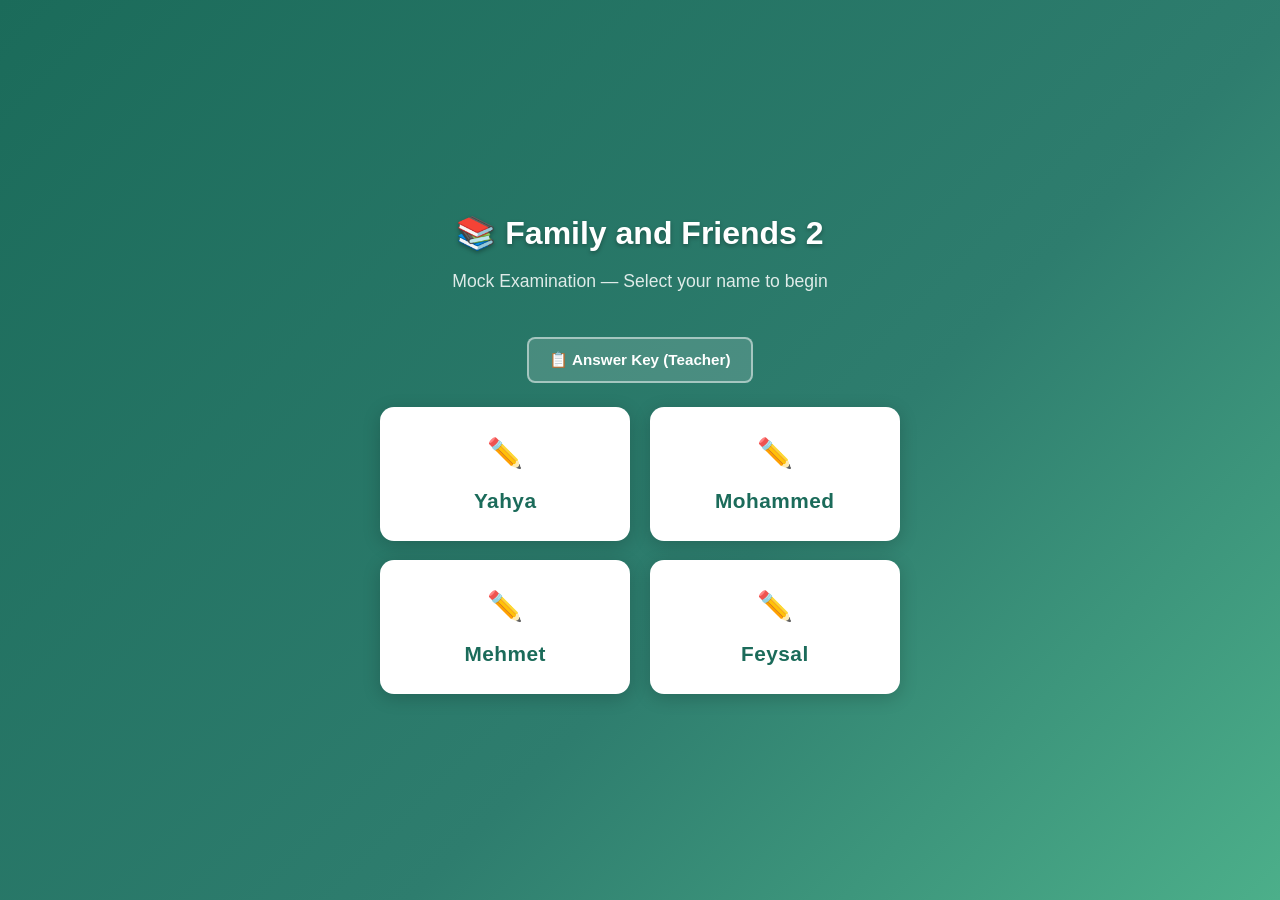
<file: index.html>
<!DOCTYPE html>
<html lang="en">
<head>
  <meta charset="UTF-8">
  <meta name="viewport" content="width=device-width, initial-scale=1.0">
  <title>Mock Exam – Select Student</title>
  <link rel="stylesheet" href="css/style.css">
</head>
<body>
  <div class="index-page">
    <h1>📚 Family and Friends 2</h1>
    <p class="subtitle">Mock Examination — Select your name to begin</p>

    <a href="answers.html" class="answers-link">📋 Answer Key (Teacher)</a>

    <div class="student-grid">
      <a href="exam.html?student=Yahya" class="student-btn">
        <span class="emoji">✏️</span>
        Yahya
      </a>
      <a href="exam.html?student=Mohammed" class="student-btn">
        <span class="emoji">✏️</span>
        Mohammed
      </a>
      <a href="exam.html?student=Mehmet" class="student-btn">
        <span class="emoji">✏️</span>
        Mehmet
      </a>
      <a href="exam.html?student=Feysal" class="student-btn">
        <span class="emoji">✏️</span>
        Feysal
      </a>
    </div>
  </div>
</body>
</html>
</file>
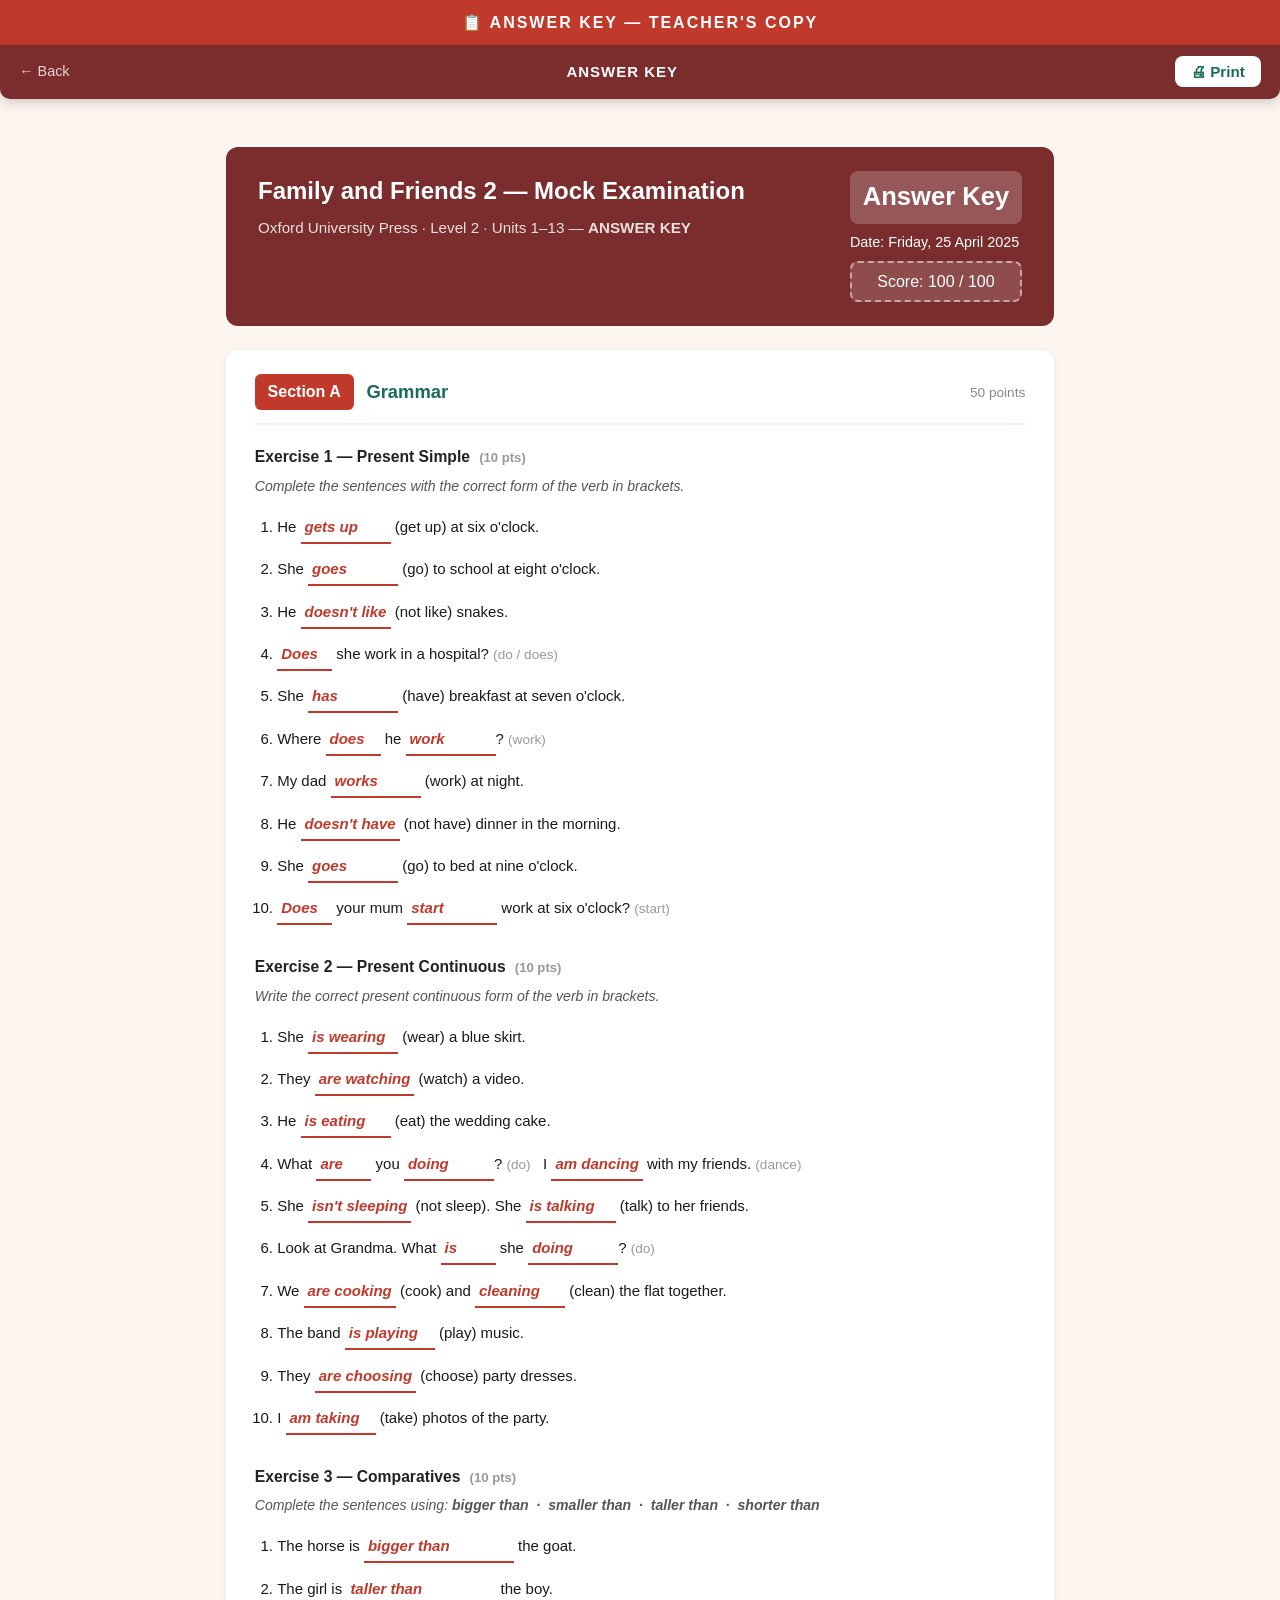
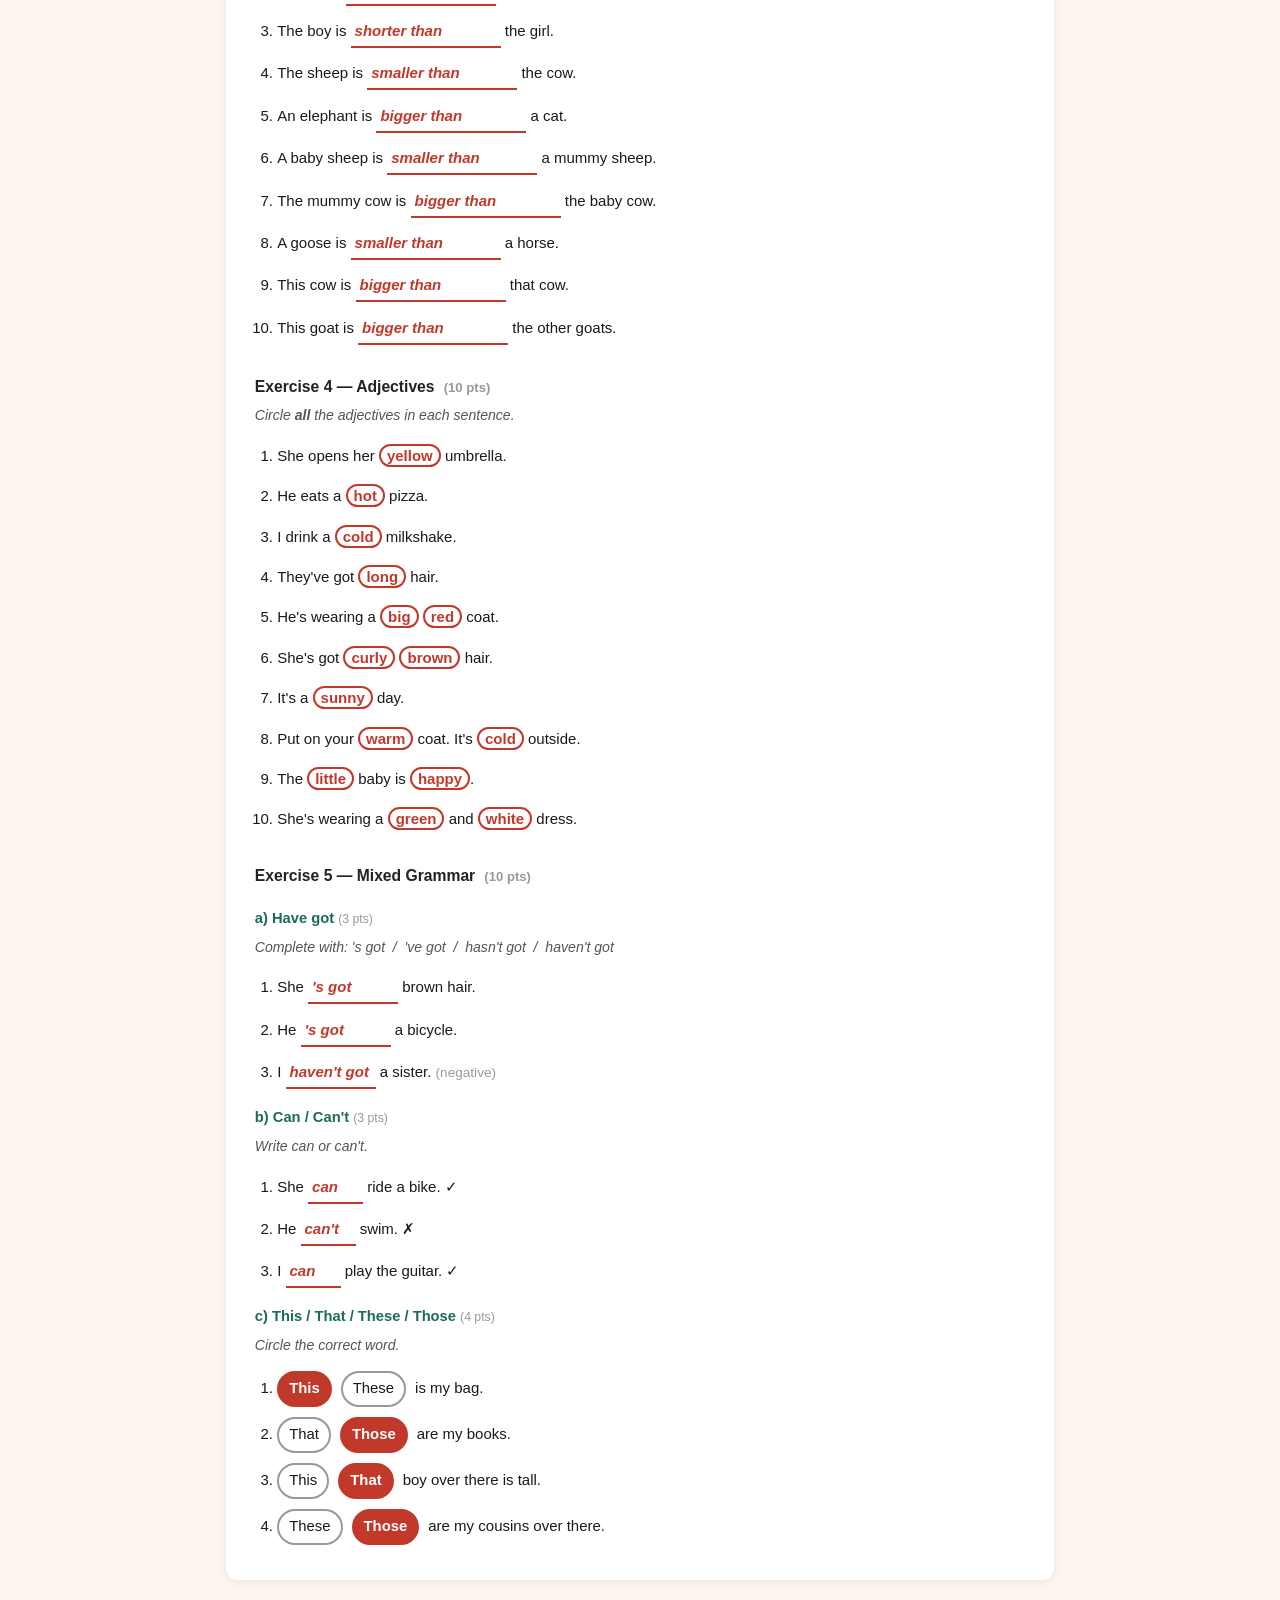
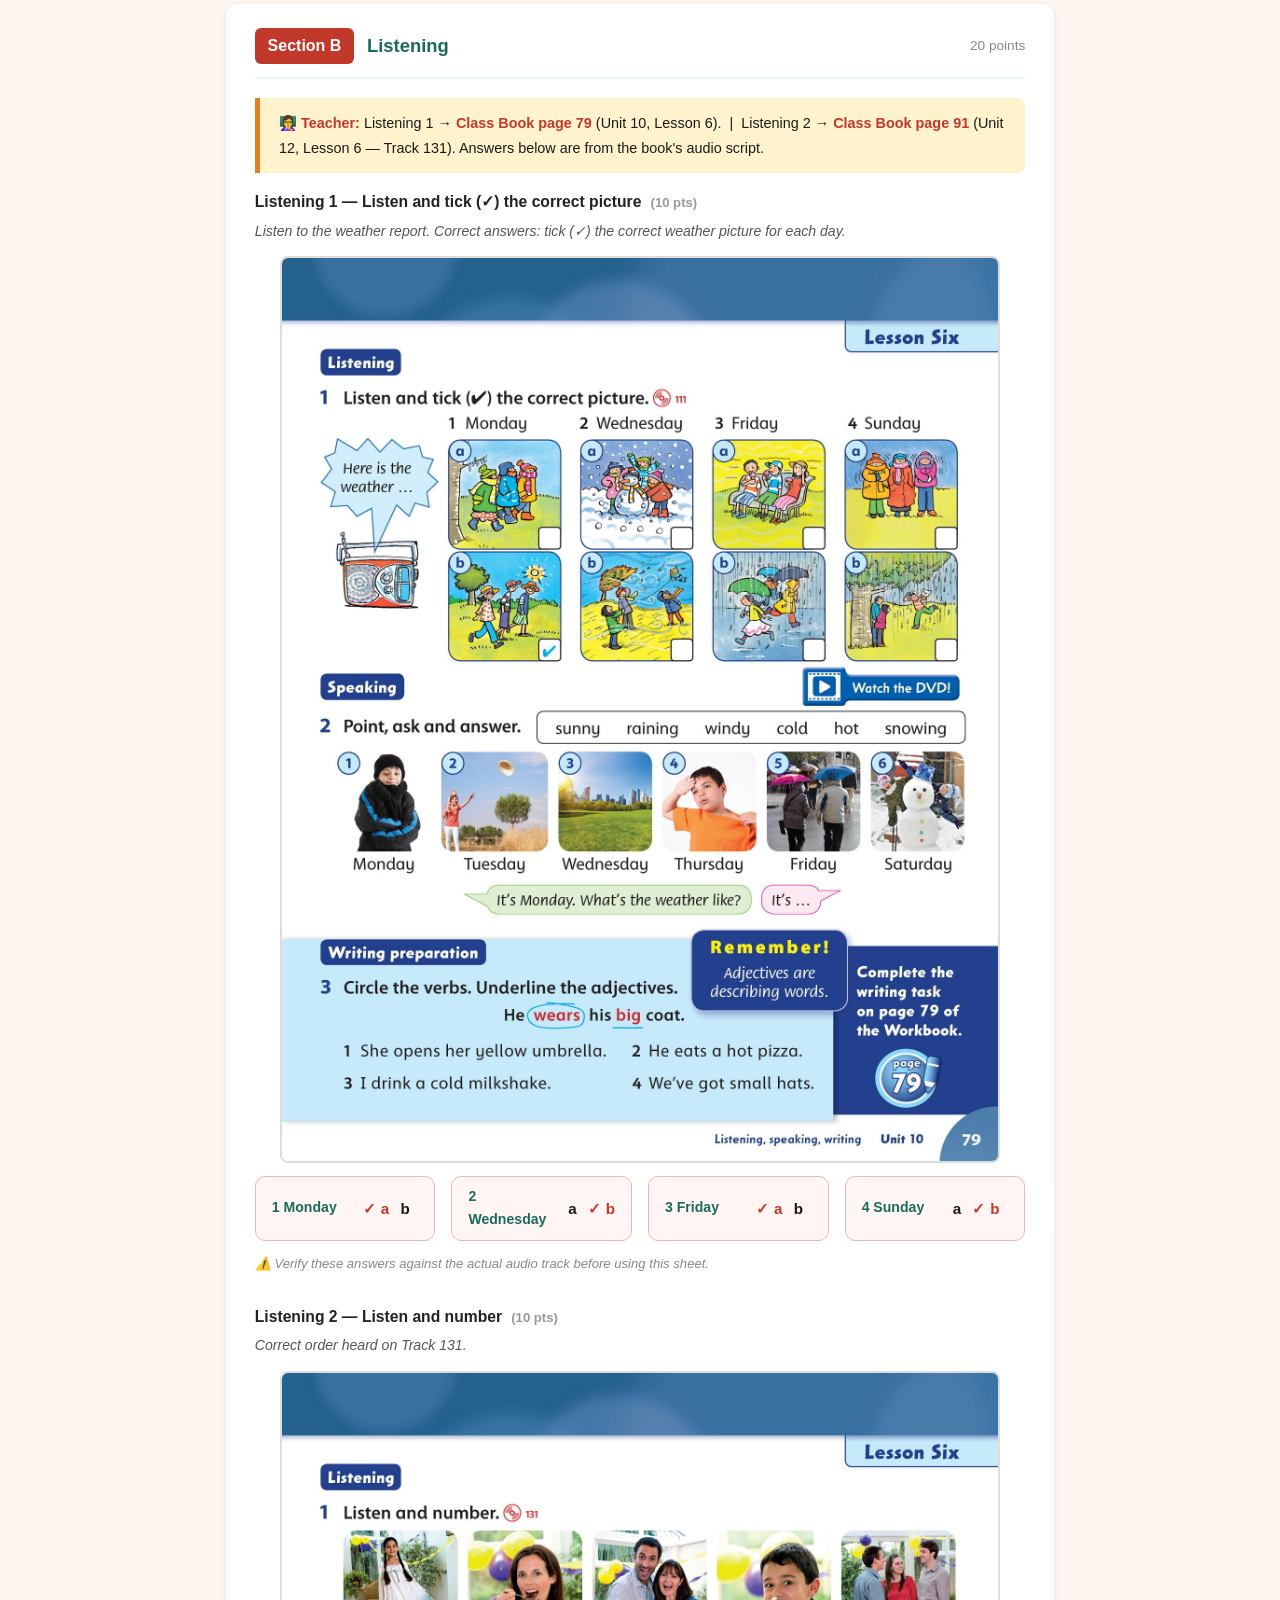
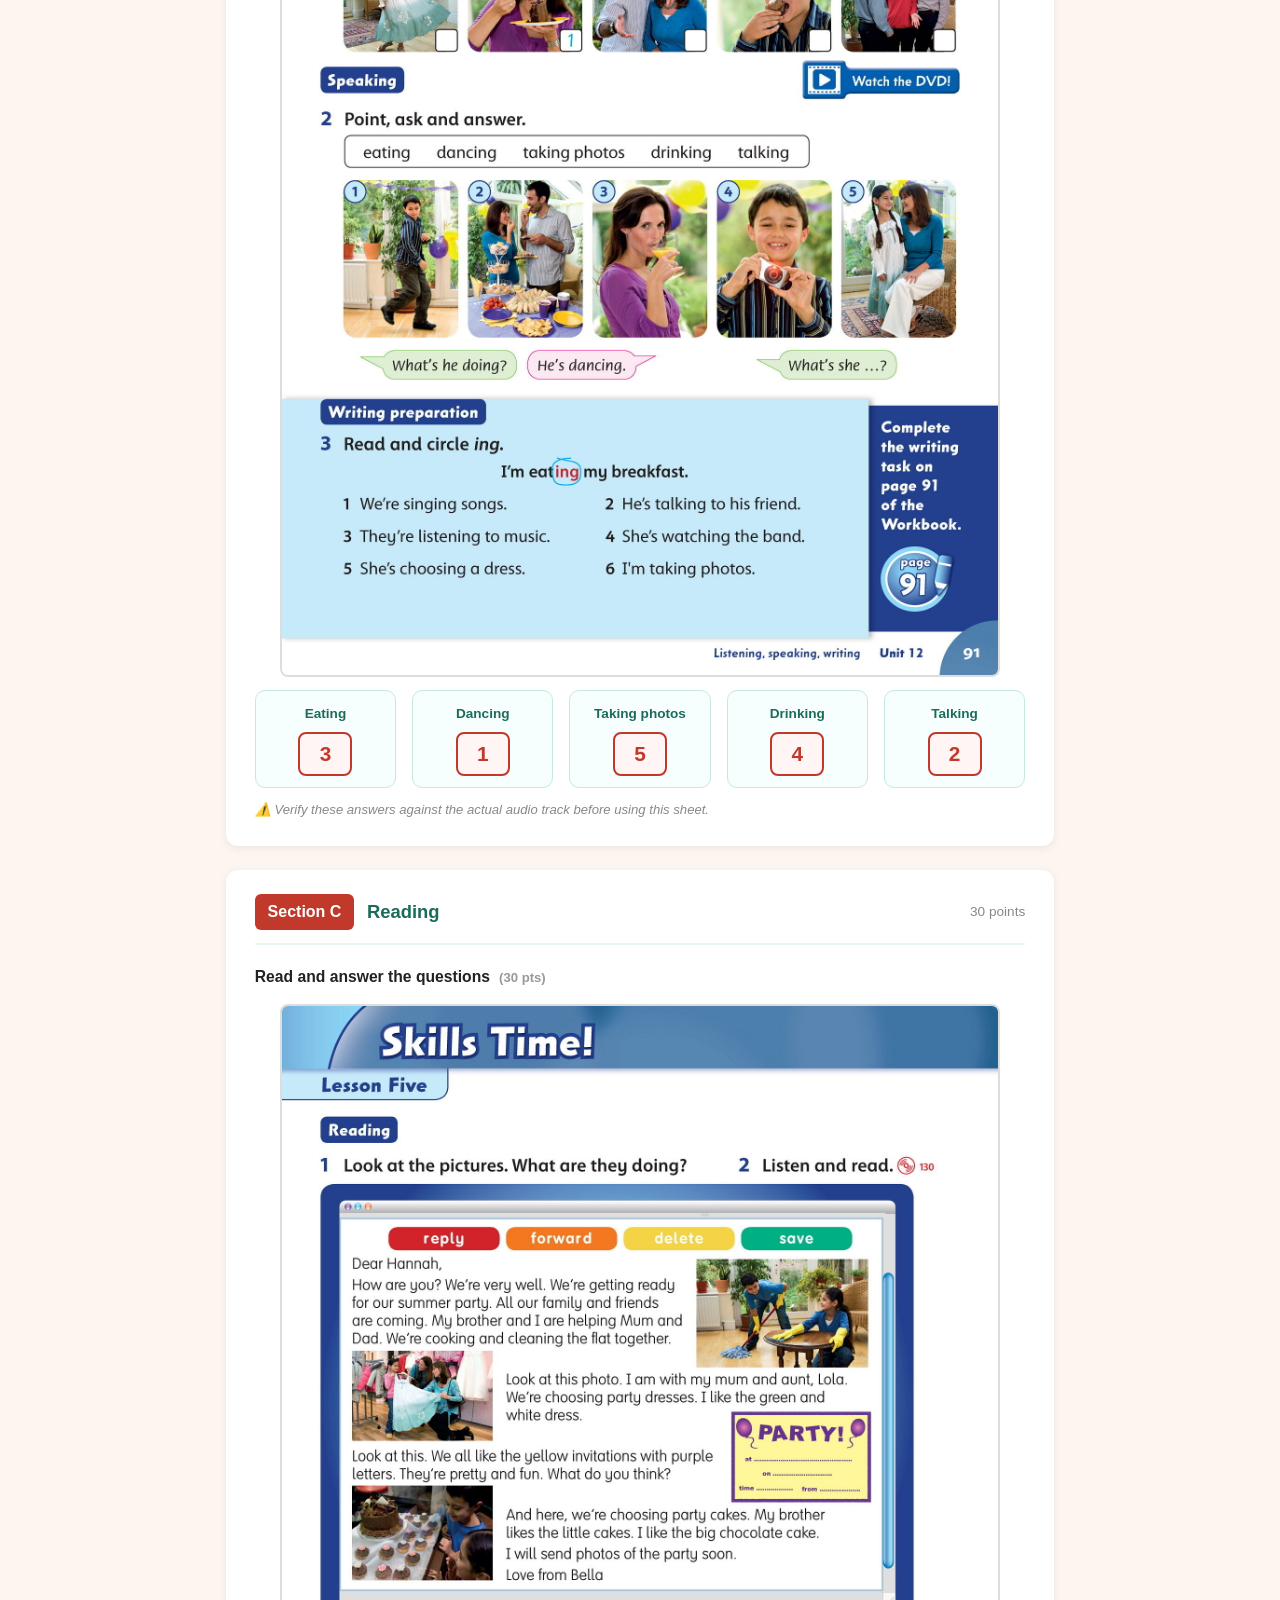
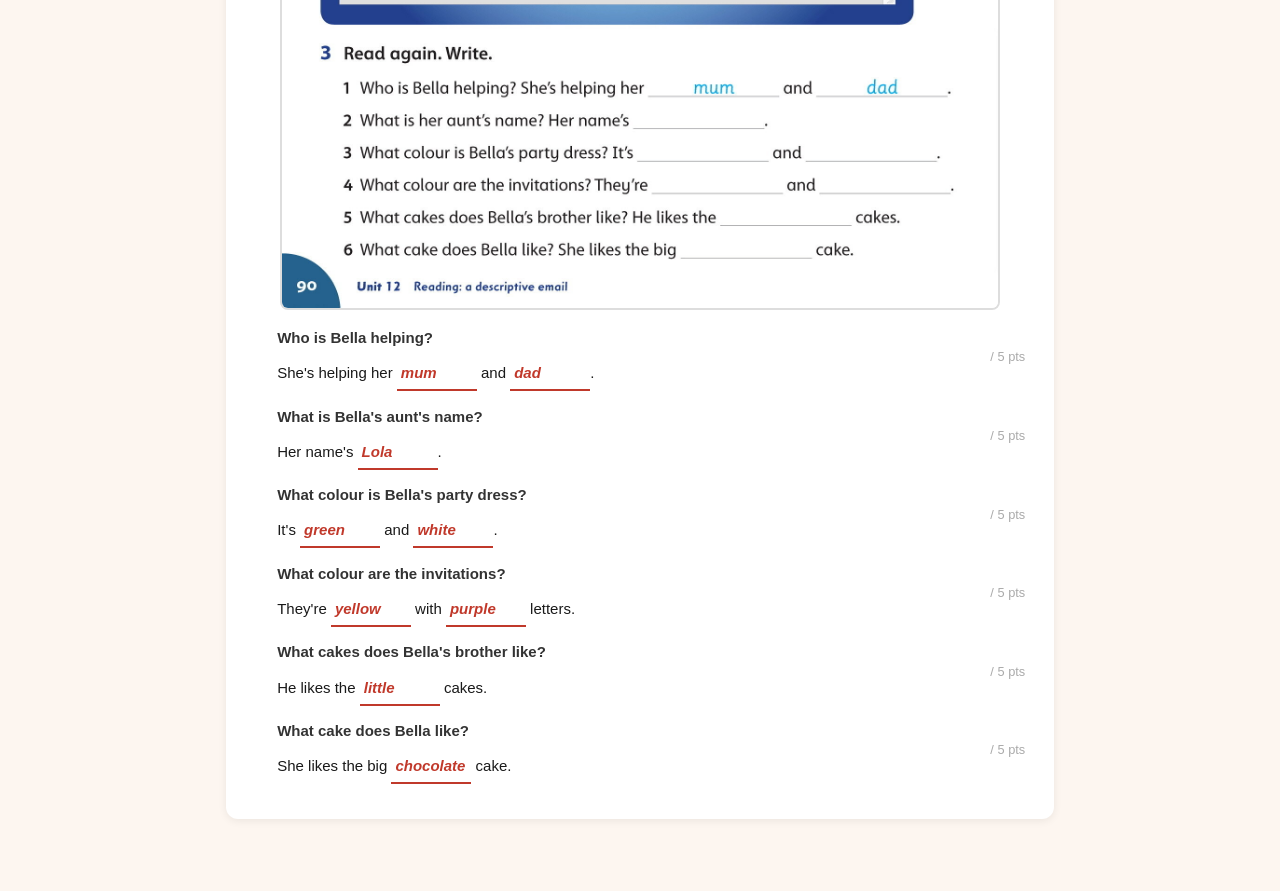
<file: answers.html>
<!DOCTYPE html>
<html lang="en">
<head>
  <meta charset="UTF-8">
  <meta name="viewport" content="width=device-width, initial-scale=1.0">
  <title>Answer Key — Mock Exam</title>
  <link rel="stylesheet" href="css/style.css">
  <style>
    /* Answer-key overrides */
    body { background: #fdf6f0; }

    .answer-banner {
      background: #c0392b;
      color: #fff;
      text-align: center;
      padding: .55rem 1rem;
      font-weight: 800;
      font-size: 1rem;
      letter-spacing: 2px;
      text-transform: uppercase;
    }

    .exam-header { background: #7b2d2d; }

    .section-badge { background: #c0392b; }

    /* Pre-filled answers shown in red ink */
    .ans {
      color: #c0392b;
      font-weight: 700;
      border-bottom: 2px solid #c0392b;
      min-width: 90px;
      display: inline-block;
      padding: 0 4px;
      font-style: italic;
    }
    .ans.short { min-width: 55px; }
    .ans.wide  { min-width: 150px; }

    /* Circled adjectives – pre-circled in red */
    .cw-ans {
      border: 2px solid #c0392b;
      border-radius: 20px;
      padding: 1px 6px;
      color: #c0392b;
      font-weight: 700;
    }

    /* Selected word choices */
    .choice-ans {
      border: 2px solid #999;
      border-radius: 20px;
      padding: 1px 10px;
      font-size: .93rem;
      display: inline-block;
      margin-right: .3rem;
    }
    .choice-ans.selected {
      background: #c0392b;
      color: #fff;
      border-color: #c0392b;
      font-weight: 700;
    }

    /* Listening tick – shown as selected radio rows */
    .tick-day-ans {
      display: flex;
      align-items: center;
      gap: .7rem;
      background: #fff5f5;
      border: 1.5px solid #e5b8b8;
      border-radius: 10px;
      padding: .5rem 1rem;
      flex: 1 1 160px;
    }
    .tick-opt-ans {
      display: flex;
      align-items: center;
      gap: .3rem;
      font-size: .95rem;
      font-weight: 600;
    }
    .tick-opt-ans.correct {
      color: #c0392b;
      font-weight: 800;
    }
    .tick-opt-ans.correct::before {
      content: "✓ ";
    }

    /* Number answers */
    .num-ans {
      width: 54px;
      height: 44px;
      border: 2px solid #c0392b;
      border-radius: 8px;
      font-size: 1.3rem;
      font-weight: 700;
      text-align: center;
      color: #c0392b;
      background: #fff5f5;
      display: flex;
      align-items: center;
      justify-content: center;
    }

    /* Reading answers */
    .q-answer .ans { min-width: 80px; }

    @media print {
      body { background: #fff; }
      .answer-banner {
        background: #c0392b !important;
        -webkit-print-color-adjust: exact;
        print-color-adjust: exact;
      }
      .exam-header {
        background: #7b2d2d !important;
        -webkit-print-color-adjust: exact;
        print-color-adjust: exact;
      }
      .section-badge {
        background: #c0392b !important;
        -webkit-print-color-adjust: exact;
        print-color-adjust: exact;
      }
      .ans { color: #c0392b !important; border-bottom-color: #c0392b !important; }
      .cw-ans { border-color: #c0392b !important; color: #c0392b !important; }
      .choice-ans.selected { background: #c0392b !important; color: #fff !important; }
      .num-ans { color: #c0392b !important; border-color: #c0392b !important; }
      .tick-opt-ans.correct { color: #c0392b !important; }
    }
  </style>
</head>
<body>

  <div class="answer-banner">📋 Answer Key — Teacher's Copy</div>

  <!-- Toolbar -->
  <div class="toolbar" style="background:#7b2d2d;">
    <a href="index.html" class="back-link">← Back</a>
    <span style="font-weight:700;letter-spacing:1px;">ANSWER KEY</span>
    <button onclick="window.print()" class="print-btn">🖨 Print</button>
  </div>

  <div class="exam-wrapper">

    <div class="exam-header">
      <div>
        <h1>Family and Friends 2 — Mock Examination</h1>
        <p class="level">Oxford University Press · Level 2 · Units 1–13 — <strong>ANSWER KEY</strong></p>
      </div>
      <div class="exam-meta">
        <span class="student-name-display">Answer Key</span>
        <span>Date: Friday, 25 April 2025</span>
        <span class="score-box">Score: 100 / 100</span>
      </div>
    </div>

    <!-- ══════════════════════════════════════
         SECTION A — GRAMMAR
    ══════════════════════════════════════ -->
    <div class="section">
      <div class="section-header">
        <span class="section-badge">Section A</span>
        <h2>Grammar</h2>
        <span class="pts">50 points</span>
      </div>

      <!-- Exercise 1 – Present Simple -->
      <div class="exercise">
        <h3>Exercise 1 — Present Simple <small>(10 pts)</small></h3>
        <p class="instruction">Complete the sentences with the correct form of the verb in brackets.</p>
        <ol>
          <li>He <span class="ans">gets up</span> (get up) at six o'clock.</li>
          <li>She <span class="ans">goes</span> (go) to school at eight o'clock.</li>
          <li>He <span class="ans">doesn't like</span> (not like) snakes.</li>
          <li><span class="ans short">Does</span> she work in a hospital? <span class="hint">(do / does)</span></li>
          <li>She <span class="ans">has</span> (have) breakfast at seven o'clock.</li>
          <li>Where <span class="ans short">does</span> he <span class="ans">work</span>? <span class="hint">(work)</span></li>
          <li>My dad <span class="ans">works</span> (work) at night.</li>
          <li>He <span class="ans">doesn't have</span> (not have) dinner in the morning.</li>
          <li>She <span class="ans">goes</span> (go) to bed at nine o'clock.</li>
          <li><span class="ans short">Does</span> your mum <span class="ans">start</span> work at six o'clock? <span class="hint">(start)</span></li>
        </ol>
      </div>

      <!-- Exercise 2 – Present Continuous -->
      <div class="exercise">
        <h3>Exercise 2 — Present Continuous <small>(10 pts)</small></h3>
        <p class="instruction">Write the correct present continuous form of the verb in brackets.</p>
        <ol>
          <li>She <span class="ans">is wearing</span> (wear) a blue skirt.</li>
          <li>They <span class="ans">are watching</span> (watch) a video.</li>
          <li>He <span class="ans">is eating</span> (eat) the wedding cake.</li>
          <li>What <span class="ans short">are</span> you <span class="ans">doing</span>? <span class="hint">(do)</span> &nbsp; I <span class="ans">am dancing</span> with my friends. <span class="hint">(dance)</span></li>
          <li>She <span class="ans">isn't sleeping</span> (not sleep). She <span class="ans">is talking</span> (talk) to her friends.</li>
          <li>Look at Grandma. What <span class="ans short">is</span> she <span class="ans">doing</span>? <span class="hint">(do)</span></li>
          <li>We <span class="ans">are cooking</span> (cook) and <span class="ans">cleaning</span> (clean) the flat together.</li>
          <li>The band <span class="ans">is playing</span> (play) music.</li>
          <li>They <span class="ans">are choosing</span> (choose) party dresses.</li>
          <li>I <span class="ans">am taking</span> (take) photos of the party.</li>
        </ol>
      </div>

      <!-- Exercise 3 – Comparatives -->
      <div class="exercise">
        <h3>Exercise 3 — Comparatives <small>(10 pts)</small></h3>
        <p class="instruction">Complete the sentences using: <strong>bigger than &nbsp;·&nbsp; smaller than &nbsp;·&nbsp; taller than &nbsp;·&nbsp; shorter than</strong></p>
        <ol>
          <li>The horse is <span class="ans wide">bigger than</span> the goat.</li>
          <li>The girl is <span class="ans wide">taller than</span> the boy.</li>
          <li>The boy is <span class="ans wide">shorter than</span> the girl.</li>
          <li>The sheep is <span class="ans wide">smaller than</span> the cow.</li>
          <li>An elephant is <span class="ans wide">bigger than</span> a cat.</li>
          <li>A baby sheep is <span class="ans wide">smaller than</span> a mummy sheep.</li>
          <li>The mummy cow is <span class="ans wide">bigger than</span> the baby cow.</li>
          <li>A goose is <span class="ans wide">smaller than</span> a horse.</li>
          <li>This cow is <span class="ans wide">bigger than</span> that cow.</li>
          <li>This goat is <span class="ans wide">bigger than</span> the other goats.</li>
        </ol>
      </div>

      <!-- Exercise 4 – Adjectives -->
      <div class="exercise">
        <h3>Exercise 4 — Adjectives <small>(10 pts)</small></h3>
        <p class="instruction">Circle <strong>all</strong> the adjectives in each sentence.</p>
        <ol>
          <li>She opens her <span class="cw-ans">yellow</span> umbrella.</li>
          <li>He eats a <span class="cw-ans">hot</span> pizza.</li>
          <li>I drink a <span class="cw-ans">cold</span> milkshake.</li>
          <li>They've got <span class="cw-ans">long</span> hair.</li>
          <li>He's wearing a <span class="cw-ans">big</span> <span class="cw-ans">red</span> coat.</li>
          <li>She's got <span class="cw-ans">curly</span> <span class="cw-ans">brown</span> hair.</li>
          <li>It's a <span class="cw-ans">sunny</span> day.</li>
          <li>Put on your <span class="cw-ans">warm</span> coat. It's <span class="cw-ans">cold</span> outside.</li>
          <li>The <span class="cw-ans">little</span> baby is <span class="cw-ans">happy</span>.</li>
          <li>She's wearing a <span class="cw-ans">green</span> and <span class="cw-ans">white</span> dress.</li>
        </ol>
      </div>

      <!-- Exercise 5 – Mixed -->
      <div class="exercise">
        <h3>Exercise 5 — Mixed Grammar <small>(10 pts)</small></h3>

        <p class="sub-label">a) Have got <small>(3 pts)</small></p>
        <p class="instruction">Complete with: <em>'s got &nbsp;/&nbsp; 've got &nbsp;/&nbsp; hasn't got &nbsp;/&nbsp; haven't got</em></p>
        <ol>
          <li>She <span class="ans">'s got</span> brown hair.</li>
          <li>He <span class="ans">'s got</span> a bicycle.</li>
          <li>I <span class="ans">haven't got</span> a sister. <span class="hint">(negative)</span></li>
        </ol>

        <p class="sub-label">b) Can / Can't <small>(3 pts)</small></p>
        <p class="instruction">Write <em>can</em> or <em>can't</em>.</p>
        <ol>
          <li>She <span class="ans short">can</span> ride a bike. ✓</li>
          <li>He <span class="ans short">can't</span> swim. ✗</li>
          <li>I <span class="ans short">can</span> play the guitar. ✓</li>
        </ol>

        <p class="sub-label">c) This / That / These / Those <small>(4 pts)</small></p>
        <p class="instruction">Circle the correct word.</p>
        <ol class="choice-list">
          <li>
            <span class="choice-ans selected">This</span>
            <span class="choice-ans">These</span>
            is my bag.
          </li>
          <li>
            <span class="choice-ans">That</span>
            <span class="choice-ans selected">Those</span>
            are my books.
          </li>
          <li>
            <span class="choice-ans">This</span>
            <span class="choice-ans selected">That</span>
            boy over there is tall.
          </li>
          <li>
            <span class="choice-ans">These</span>
            <span class="choice-ans selected">Those</span>
            are my cousins over there.
          </li>
        </ol>
      </div>
    </div><!-- /Section A -->


    <!-- ══════════════════════════════════════
         SECTION B — LISTENING
    ══════════════════════════════════════ -->
    <div class="section section-listening">
      <div class="section-header">
        <span class="section-badge">Section B</span>
        <h2>Listening</h2>
        <span class="pts">20 points</span>
      </div>

      <div class="teacher-note">
        <strong>👩‍🏫 Teacher:</strong>
        Listening 1 → <strong>Class Book page 79</strong> (Unit 10, Lesson 6). &nbsp;|&nbsp;
        Listening 2 → <strong>Class Book page 91</strong> (Unit 12, Lesson 6 — Track 131).
        Answers below are from the book's audio script.
      </div>

      <!-- Listening 1 -->
      <div class="exercise">
        <h3>Listening 1 — Listen and tick (✓) the correct picture <small>(10 pts)</small></h3>
        <p class="instruction">Listen to the weather report. Correct answers: tick (✓) the correct weather picture for each day.</p>
        <img src="images/listening1.jpg" alt="Listening 1" class="exercise-img">

        <div class="listen-tick-grid">
          <div class="tick-day-ans">
            <span class="day-label">1 Monday</span>
            <span class="tick-opt-ans correct">a</span>
            <span class="tick-opt-ans">b</span>
          </div>
          <div class="tick-day-ans">
            <span class="day-label">2 Wednesday</span>
            <span class="tick-opt-ans">a</span>
            <span class="tick-opt-ans correct">b</span>
          </div>
          <div class="tick-day-ans">
            <span class="day-label">3 Friday</span>
            <span class="tick-opt-ans correct">a</span>
            <span class="tick-opt-ans">b</span>
          </div>
          <div class="tick-day-ans">
            <span class="day-label">4 Sunday</span>
            <span class="tick-opt-ans">a</span>
            <span class="tick-opt-ans correct">b</span>
          </div>
        </div>
        <p style="margin-top:.7rem;font-size:.82rem;color:#888;font-style:italic;">⚠️ Verify these answers against the actual audio track before using this sheet.</p>
      </div>

      <!-- Listening 2 -->
      <div class="exercise">
        <h3>Listening 2 — Listen and number <small>(10 pts)</small></h3>
        <p class="instruction">Correct order heard on Track 131.</p>
        <img src="images/listening2.jpg" alt="Listening 2" class="exercise-img">

        <div class="listen-number-grid">
          <div class="num-item">
            <span class="activity-label">Eating</span>
            <div class="num-ans">3</div>
          </div>
          <div class="num-item">
            <span class="activity-label">Dancing</span>
            <div class="num-ans">1</div>
          </div>
          <div class="num-item">
            <span class="activity-label">Taking photos</span>
            <div class="num-ans">5</div>
          </div>
          <div class="num-item">
            <span class="activity-label">Drinking</span>
            <div class="num-ans">4</div>
          </div>
          <div class="num-item">
            <span class="activity-label">Talking</span>
            <div class="num-ans">2</div>
          </div>
        </div>
        <p style="margin-top:.7rem;font-size:.82rem;color:#888;font-style:italic;">⚠️ Verify these answers against the actual audio track before using this sheet.</p>
      </div>
    </div><!-- /Section B -->


    <!-- ══════════════════════════════════════
         SECTION C — READING
    ══════════════════════════════════════ -->
    <div class="section section-reading">
      <div class="section-header">
        <span class="section-badge">Section C</span>
        <h2>Reading</h2>
        <span class="pts">30 points</span>
      </div>

      <div class="exercise">
        <h3>Read and answer the questions <small>(30 pts)</small></h3>
        <img src="images/reading.jpg" alt="Reading — Bella's email" class="exercise-img">

        <ol class="reading-questions">
          <li>
            <span class="q-text">Who is Bella helping?</span>
            <span class="q-answer">She's helping her <span class="ans">mum</span> and <span class="ans">dad</span>.</span>
            <span class="pts-label">/ 5 pts</span>
          </li>
          <li>
            <span class="q-text">What is Bella's aunt's name?</span>
            <span class="q-answer">Her name's <span class="ans">Lola</span>.</span>
            <span class="pts-label">/ 5 pts</span>
          </li>
          <li>
            <span class="q-text">What colour is Bella's party dress?</span>
            <span class="q-answer">It's <span class="ans short">green</span> and <span class="ans short">white</span>.</span>
            <span class="pts-label">/ 5 pts</span>
          </li>
          <li>
            <span class="q-text">What colour are the invitations?</span>
            <span class="q-answer">They're <span class="ans short">yellow</span> with <span class="ans short">purple</span> letters.</span>
            <span class="pts-label">/ 5 pts</span>
          </li>
          <li>
            <span class="q-text">What cakes does Bella's brother like?</span>
            <span class="q-answer">He likes the <span class="ans">little</span> cakes.</span>
            <span class="pts-label">/ 5 pts</span>
          </li>
          <li>
            <span class="q-text">What cake does Bella like?</span>
            <span class="q-answer">She likes the big <span class="ans">chocolate</span> cake.</span>
            <span class="pts-label">/ 5 pts</span>
          </li>
        </ol>
      </div>
    </div><!-- /Section C -->

  </div><!-- /exam-wrapper -->

</body>
</html>
</file>
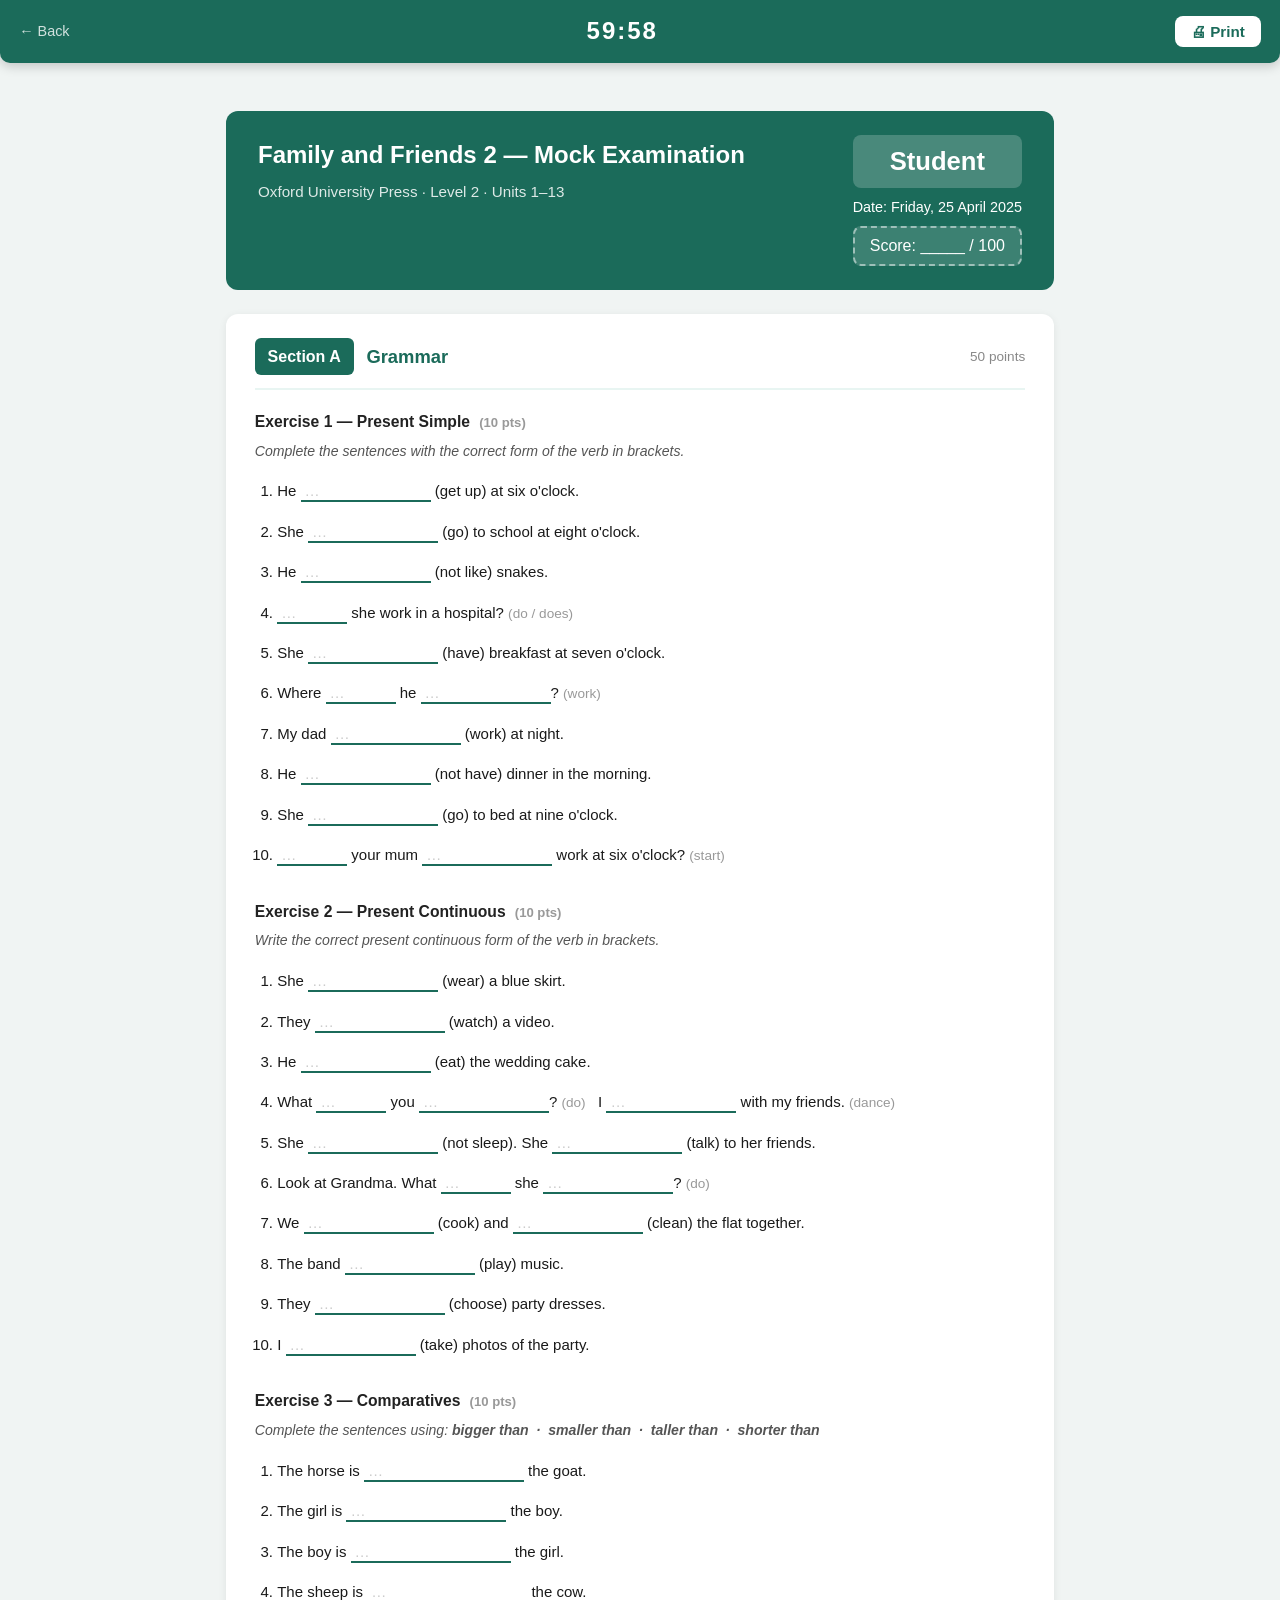
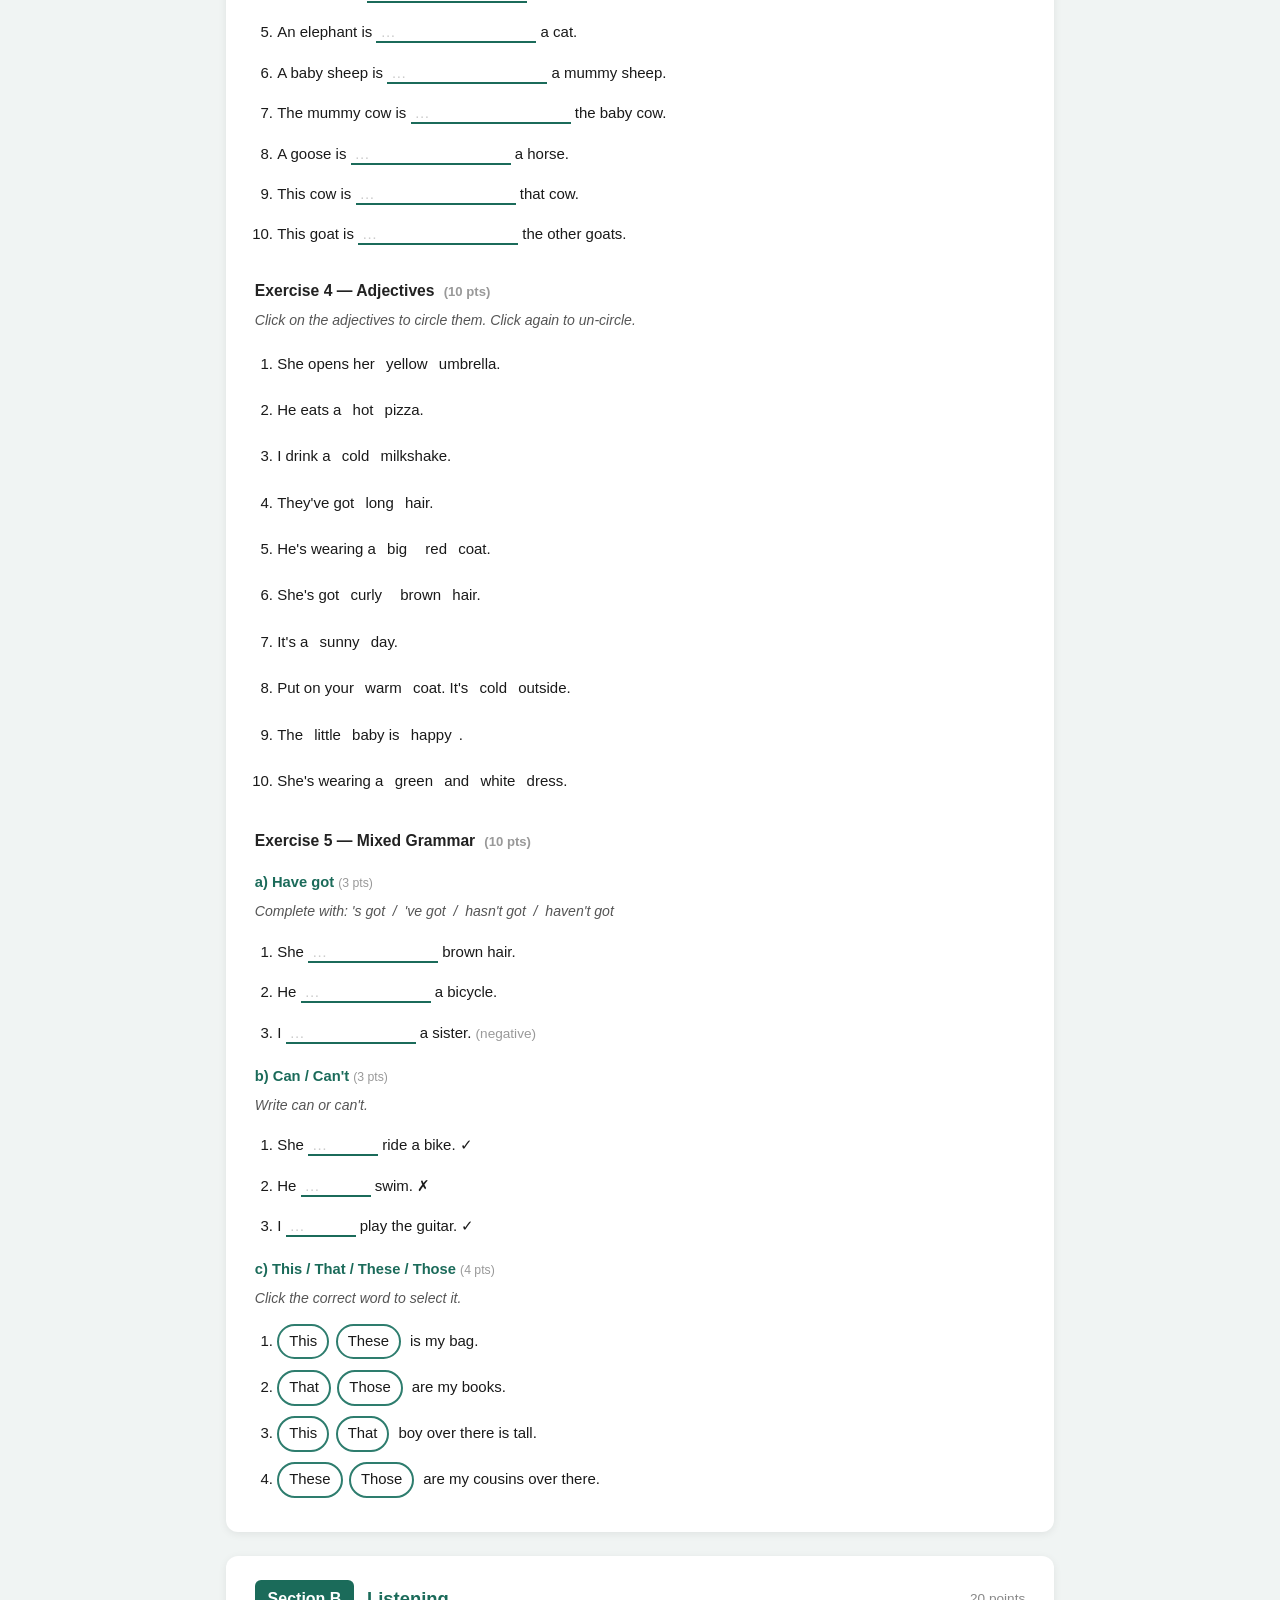
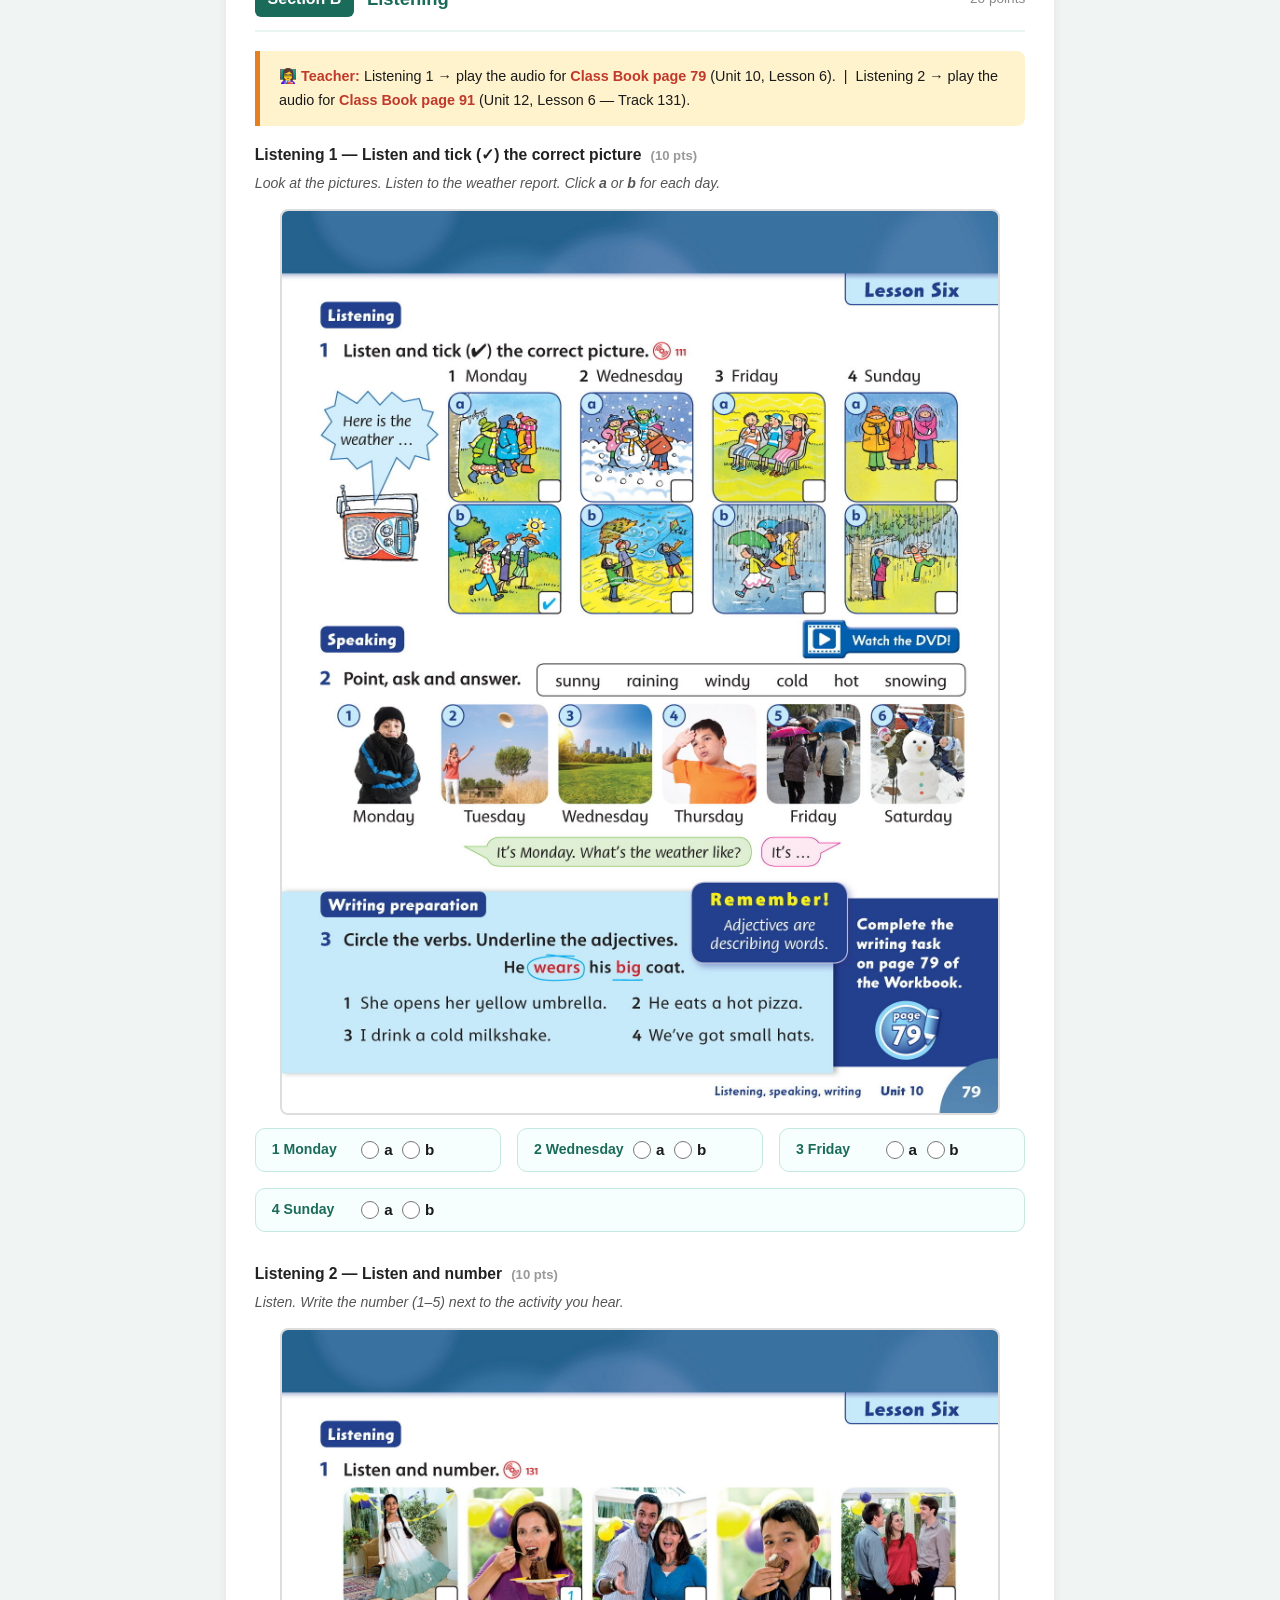
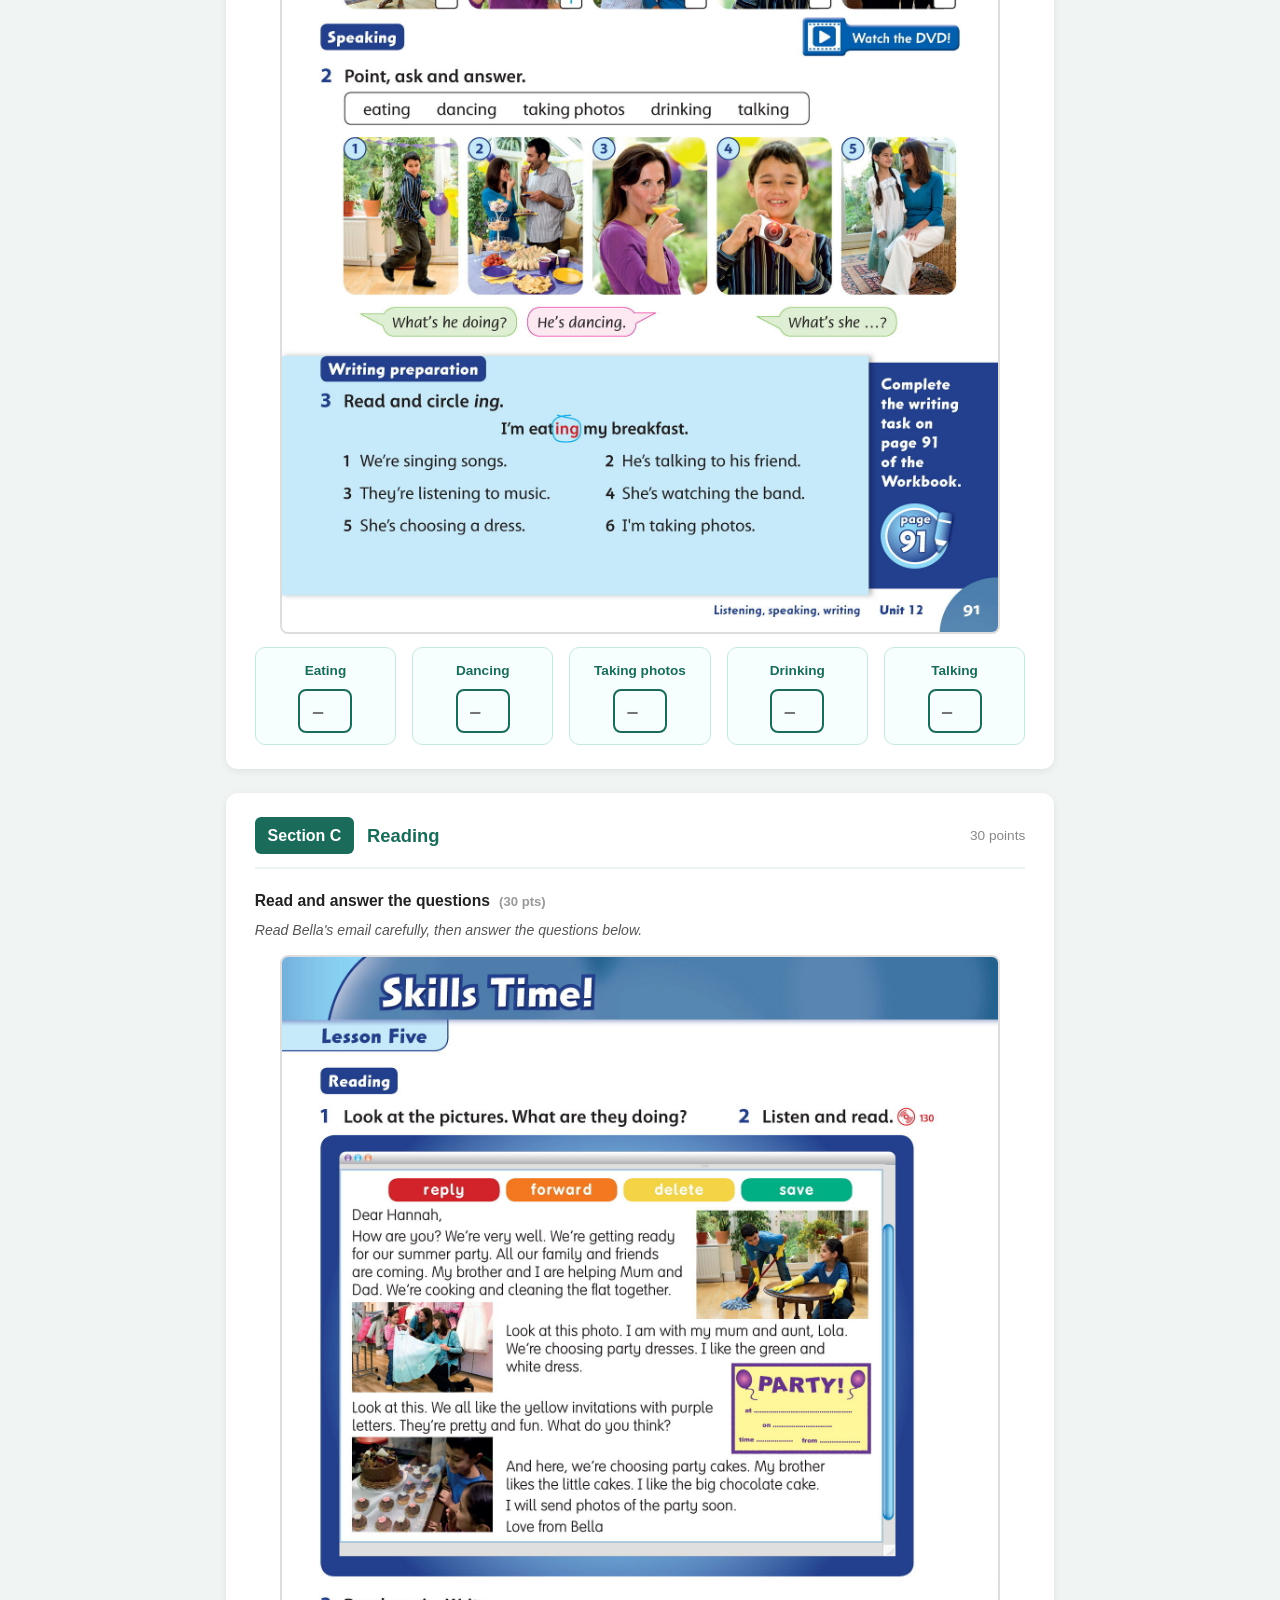
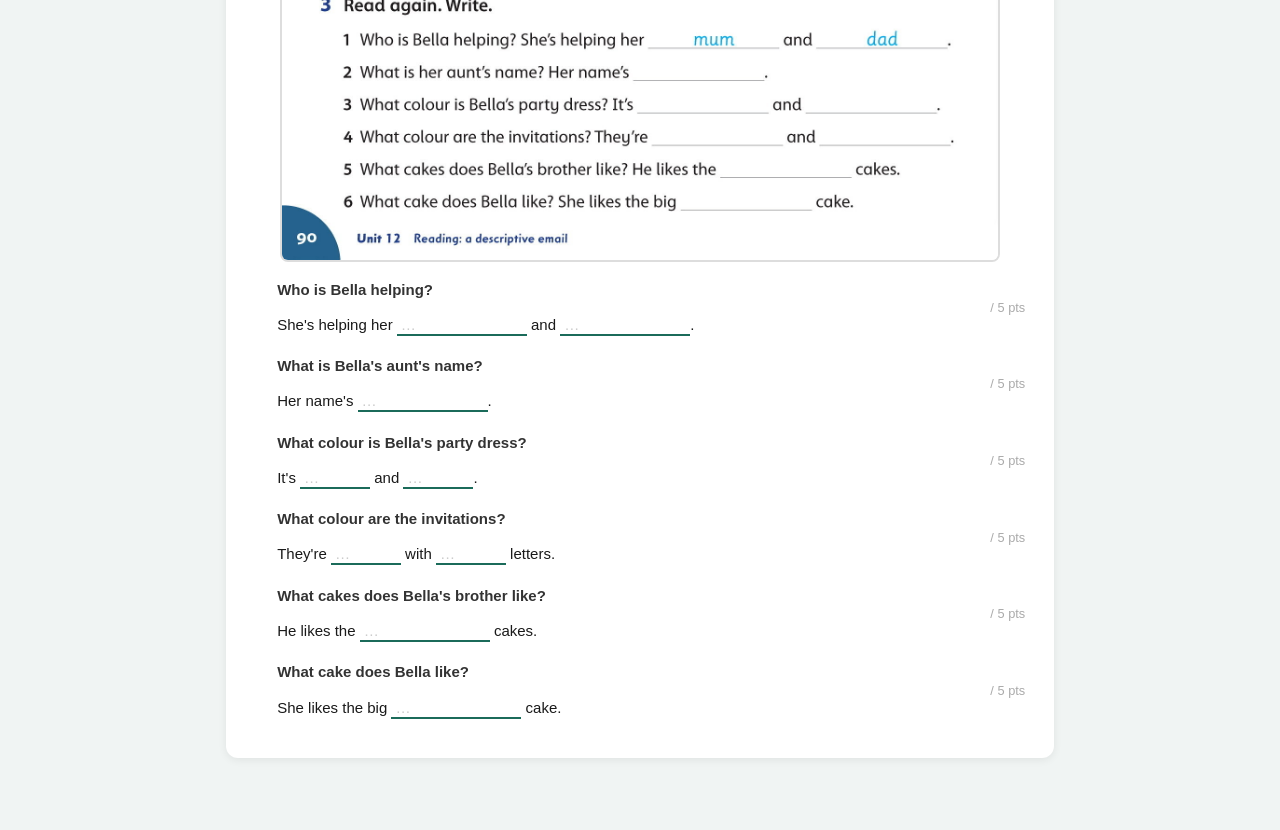
<file: exam.html>
<!DOCTYPE html>
<html lang="en">
<head>
  <meta charset="UTF-8">
  <meta name="viewport" content="width=device-width, initial-scale=1.0">
  <title>Mock Exam</title>
  <link rel="stylesheet" href="css/style.css">
</head>
<body>

  <!-- Sticky toolbar (hidden on print) -->
  <div class="toolbar">
    <a href="index.html" class="back-link">← Back</a>
    <span id="timer">60:00</span>
    <button id="print-btn" class="print-btn">🖨 Print</button>
  </div>

  <div class="exam-wrapper">

    <!-- Exam header -->
    <div class="exam-header">
      <div>
        <h1>Family and Friends 2 — Mock Examination</h1>
        <p class="level">Oxford University Press · Level 2 · Units 1–13</p>
      </div>
      <div class="exam-meta">
        <span class="student-name-display" id="student-name">Student</span>
        <span>Date: Friday, 25 April 2025</span>
        <span class="score-box">Score: _____ / 100</span>
      </div>
    </div>

    <!-- ══════════════════════════════════════════════
         SECTION A — GRAMMAR  (50 pts)
    ══════════════════════════════════════════════ -->
    <div class="section">
      <div class="section-header">
        <span class="section-badge">Section A</span>
        <h2>Grammar</h2>
        <span class="pts">50 points</span>
      </div>

      <!-- Exercise 1 – Present Simple -->
      <div class="exercise">
        <h3>Exercise 1 — Present Simple <small>(10 pts)</small></h3>
        <p class="instruction">Complete the sentences with the correct form of the verb in brackets.</p>
        <ol>
          <li>He <input type="text" class="blank-input" placeholder="…"> (get up) at six o'clock.</li>
          <li>She <input type="text" class="blank-input" placeholder="…"> (go) to school at eight o'clock.</li>
          <li>He <input type="text" class="blank-input" placeholder="…"> (not like) snakes.</li>
          <li><input type="text" class="blank-input blank-short" placeholder="…"> she work in a hospital? <span class="hint">(do / does)</span></li>
          <li>She <input type="text" class="blank-input" placeholder="…"> (have) breakfast at seven o'clock.</li>
          <li>Where <input type="text" class="blank-input blank-short" placeholder="…"> he <input type="text" class="blank-input" placeholder="…">? <span class="hint">(work)</span></li>
          <li>My dad <input type="text" class="blank-input" placeholder="…"> (work) at night.</li>
          <li>He <input type="text" class="blank-input" placeholder="…"> (not have) dinner in the morning.</li>
          <li>She <input type="text" class="blank-input" placeholder="…"> (go) to bed at nine o'clock.</li>
          <li><input type="text" class="blank-input blank-short" placeholder="…"> your mum <input type="text" class="blank-input" placeholder="…"> work at six o'clock? <span class="hint">(start)</span></li>
        </ol>
      </div>

      <!-- Exercise 2 – Present Continuous -->
      <div class="exercise">
        <h3>Exercise 2 — Present Continuous <small>(10 pts)</small></h3>
        <p class="instruction">Write the correct present continuous form of the verb in brackets.</p>
        <ol>
          <li>She <input type="text" class="blank-input" placeholder="…"> (wear) a blue skirt.</li>
          <li>They <input type="text" class="blank-input" placeholder="…"> (watch) a video.</li>
          <li>He <input type="text" class="blank-input" placeholder="…"> (eat) the wedding cake.</li>
          <li>What <input type="text" class="blank-input blank-short" placeholder="…"> you <input type="text" class="blank-input" placeholder="…">? <span class="hint">(do)</span> &nbsp; I <input type="text" class="blank-input" placeholder="…"> with my friends. <span class="hint">(dance)</span></li>
          <li>She <input type="text" class="blank-input" placeholder="…"> (not sleep). She <input type="text" class="blank-input" placeholder="…"> (talk) to her friends.</li>
          <li>Look at Grandma. What <input type="text" class="blank-input blank-short" placeholder="…"> she <input type="text" class="blank-input" placeholder="…">? <span class="hint">(do)</span></li>
          <li>We <input type="text" class="blank-input" placeholder="…"> (cook) and <input type="text" class="blank-input" placeholder="…"> (clean) the flat together.</li>
          <li>The band <input type="text" class="blank-input" placeholder="…"> (play) music.</li>
          <li>They <input type="text" class="blank-input" placeholder="…"> (choose) party dresses.</li>
          <li>I <input type="text" class="blank-input" placeholder="…"> (take) photos of the party.</li>
        </ol>
      </div>

      <!-- Exercise 3 – Comparatives -->
      <div class="exercise">
        <h3>Exercise 3 — Comparatives <small>(10 pts)</small></h3>
        <p class="instruction">Complete the sentences using: <strong>bigger than &nbsp;·&nbsp; smaller than &nbsp;·&nbsp; taller than &nbsp;·&nbsp; shorter than</strong></p>
        <ol>
          <li>The horse is <input type="text" class="blank-input blank-wide" placeholder="…"> the goat.</li>
          <li>The girl is <input type="text" class="blank-input blank-wide" placeholder="…"> the boy.</li>
          <li>The boy is <input type="text" class="blank-input blank-wide" placeholder="…"> the girl.</li>
          <li>The sheep is <input type="text" class="blank-input blank-wide" placeholder="…"> the cow.</li>
          <li>An elephant is <input type="text" class="blank-input blank-wide" placeholder="…"> a cat.</li>
          <li>A baby sheep is <input type="text" class="blank-input blank-wide" placeholder="…"> a mummy sheep.</li>
          <li>The mummy cow is <input type="text" class="blank-input blank-wide" placeholder="…"> the baby cow.</li>
          <li>A goose is <input type="text" class="blank-input blank-wide" placeholder="…"> a horse.</li>
          <li>This cow is <input type="text" class="blank-input blank-wide" placeholder="…"> that cow.</li>
          <li>This goat is <input type="text" class="blank-input blank-wide" placeholder="…"> the other goats.</li>
        </ol>
      </div>

      <!-- Exercise 4 – Adjectives (click to circle) -->
      <div class="exercise">
        <h3>Exercise 4 — Adjectives <small>(10 pts)</small></h3>
        <p class="instruction">Click on the adjectives to circle them. Click again to un-circle.</p>
        <ol>
          <li>She opens her <span class="cw">yellow</span> umbrella.</li>
          <li>He eats a <span class="cw">hot</span> pizza.</li>
          <li>I drink a <span class="cw">cold</span> milkshake.</li>
          <li>They've got <span class="cw">long</span> hair.</li>
          <li>He's wearing a <span class="cw">big</span> <span class="cw">red</span> coat.</li>
          <li>She's got <span class="cw">curly</span> <span class="cw">brown</span> hair.</li>
          <li>It's a <span class="cw">sunny</span> day.</li>
          <li>Put on your <span class="cw">warm</span> coat. It's <span class="cw">cold</span> outside.</li>
          <li>The <span class="cw">little</span> baby is <span class="cw">happy</span>.</li>
          <li>She's wearing a <span class="cw">green</span> and <span class="cw">white</span> dress.</li>
        </ol>
      </div>

      <!-- Exercise 5 – Mixed -->
      <div class="exercise">
        <h3>Exercise 5 — Mixed Grammar <small>(10 pts)</small></h3>

        <p class="sub-label">a) Have got <small>(3 pts)</small></p>
        <p class="instruction">Complete with: <em>'s got &nbsp;/&nbsp; 've got &nbsp;/&nbsp; hasn't got &nbsp;/&nbsp; haven't got</em></p>
        <ol>
          <li>She <input type="text" class="blank-input" placeholder="…"> brown hair.</li>
          <li>He <input type="text" class="blank-input" placeholder="…"> a bicycle.</li>
          <li>I <input type="text" class="blank-input" placeholder="…"> a sister. <span class="hint">(negative)</span></li>
        </ol>

        <p class="sub-label">b) Can / Can't <small>(3 pts)</small></p>
        <p class="instruction">Write <em>can</em> or <em>can't</em>.</p>
        <ol>
          <li>She <input type="text" class="blank-input blank-short" placeholder="…"> ride a bike. ✓</li>
          <li>He <input type="text" class="blank-input blank-short" placeholder="…"> swim. ✗</li>
          <li>I <input type="text" class="blank-input blank-short" placeholder="…"> play the guitar. ✓</li>
        </ol>

        <p class="sub-label">c) This / That / These / Those <small>(4 pts)</small></p>
        <p class="instruction">Click the correct word to select it.</p>
        <ol class="choice-list">
          <li>
            <span class="choice-group" data-name="q5c1">
              <span class="choice-word">This</span>
              <span class="choice-word">These</span>
            </span>
            is my bag.
          </li>
          <li>
            <span class="choice-group" data-name="q5c2">
              <span class="choice-word">That</span>
              <span class="choice-word">Those</span>
            </span>
            are my books.
          </li>
          <li>
            <span class="choice-group" data-name="q5c3">
              <span class="choice-word">This</span>
              <span class="choice-word">That</span>
            </span>
            boy over there is tall.
          </li>
          <li>
            <span class="choice-group" data-name="q5c4">
              <span class="choice-word">These</span>
              <span class="choice-word">Those</span>
            </span>
            are my cousins over there.
          </li>
        </ol>
      </div>
    </div><!-- /Section A -->


    <!-- ══════════════════════════════════════════════
         SECTION B — LISTENING  (20 pts)
    ══════════════════════════════════════════════ -->
    <div class="section section-listening">
      <div class="section-header">
        <span class="section-badge">Section B</span>
        <h2>Listening</h2>
        <span class="pts">20 points</span>
      </div>

      <div class="teacher-note">
        <strong>👩‍🏫 Teacher:</strong>
        Listening 1 → play the audio for <strong>Class Book page 79</strong> (Unit 10, Lesson 6). &nbsp;|&nbsp;
        Listening 2 → play the audio for <strong>Class Book page 91</strong> (Unit 12, Lesson 6 — Track 131).
      </div>

      <!-- Listening 1 – tick a or b -->
      <div class="exercise">
        <h3>Listening 1 — Listen and tick (✓) the correct picture <small>(10 pts)</small></h3>
        <p class="instruction">Look at the pictures. Listen to the weather report. Click <strong>a</strong> or <strong>b</strong> for each day.</p>
        <img src="images/listening1.jpg" alt="Listening 1 — weather pictures" class="exercise-img">

        <div class="listen-tick-grid">
          <div class="tick-day">
            <span class="day-label">1 Monday</span>
            <label class="tick-opt"><input type="radio" name="l1_mon" value="a"> a</label>
            <label class="tick-opt"><input type="radio" name="l1_mon" value="b"> b</label>
          </div>
          <div class="tick-day">
            <span class="day-label">2 Wednesday</span>
            <label class="tick-opt"><input type="radio" name="l1_wed" value="a"> a</label>
            <label class="tick-opt"><input type="radio" name="l1_wed" value="b"> b</label>
          </div>
          <div class="tick-day">
            <span class="day-label">3 Friday</span>
            <label class="tick-opt"><input type="radio" name="l1_fri" value="a"> a</label>
            <label class="tick-opt"><input type="radio" name="l1_fri" value="b"> b</label>
          </div>
          <div class="tick-day">
            <span class="day-label">4 Sunday</span>
            <label class="tick-opt"><input type="radio" name="l1_sun" value="a"> a</label>
            <label class="tick-opt"><input type="radio" name="l1_sun" value="b"> b</label>
          </div>
        </div>
      </div>

      <!-- Listening 2 – number the pictures -->
      <div class="exercise">
        <h3>Listening 2 — Listen and number <small>(10 pts)</small></h3>
        <p class="instruction">Listen. Write the number (1–5) next to the activity you hear.</p>
        <img src="images/listening2.jpg" alt="Listening 2 — party activities" class="exercise-img">

        <div class="listen-number-grid">
          <div class="num-item">
            <span class="activity-label">Eating</span>
            <input type="number" class="num-input" min="1" max="5" placeholder="–">
          </div>
          <div class="num-item">
            <span class="activity-label">Dancing</span>
            <input type="number" class="num-input" min="1" max="5" placeholder="–">
          </div>
          <div class="num-item">
            <span class="activity-label">Taking photos</span>
            <input type="number" class="num-input" min="1" max="5" placeholder="–">
          </div>
          <div class="num-item">
            <span class="activity-label">Drinking</span>
            <input type="number" class="num-input" min="1" max="5" placeholder="–">
          </div>
          <div class="num-item">
            <span class="activity-label">Talking</span>
            <input type="number" class="num-input" min="1" max="5" placeholder="–">
          </div>
        </div>
      </div>
    </div><!-- /Section B -->


    <!-- ══════════════════════════════════════════════
         SECTION C — READING  (30 pts)
    ══════════════════════════════════════════════ -->
    <div class="section section-reading">
      <div class="section-header">
        <span class="section-badge">Section C</span>
        <h2>Reading</h2>
        <span class="pts">30 points</span>
      </div>

      <div class="exercise">
        <h3>Read and answer the questions <small>(30 pts)</small></h3>
        <p class="instruction">Read Bella's email carefully, then answer the questions below.</p>

        <img src="images/reading.jpg" alt="Reading — Bella's email" class="exercise-img">

        <ol class="reading-questions">
          <li>
            <span class="q-text">Who is Bella helping?</span>
            <span class="q-answer">She's helping her <input type="text" class="blank-input" placeholder="…"> and <input type="text" class="blank-input" placeholder="…">.</span>
            <span class="pts-label">/ 5 pts</span>
          </li>
          <li>
            <span class="q-text">What is Bella's aunt's name?</span>
            <span class="q-answer">Her name's <input type="text" class="blank-input" placeholder="…">.</span>
            <span class="pts-label">/ 5 pts</span>
          </li>
          <li>
            <span class="q-text">What colour is Bella's party dress?</span>
            <span class="q-answer">It's <input type="text" class="blank-input blank-short" placeholder="…"> and <input type="text" class="blank-input blank-short" placeholder="…">.</span>
            <span class="pts-label">/ 5 pts</span>
          </li>
          <li>
            <span class="q-text">What colour are the invitations?</span>
            <span class="q-answer">They're <input type="text" class="blank-input blank-short" placeholder="…"> with <input type="text" class="blank-input blank-short" placeholder="…"> letters.</span>
            <span class="pts-label">/ 5 pts</span>
          </li>
          <li>
            <span class="q-text">What cakes does Bella's brother like?</span>
            <span class="q-answer">He likes the <input type="text" class="blank-input" placeholder="…"> cakes.</span>
            <span class="pts-label">/ 5 pts</span>
          </li>
          <li>
            <span class="q-text">What cake does Bella like?</span>
            <span class="q-answer">She likes the big <input type="text" class="blank-input" placeholder="…"> cake.</span>
            <span class="pts-label">/ 5 pts</span>
          </li>
        </ol>
      </div>
    </div><!-- /Section C -->

  </div><!-- /exam-wrapper -->

  <script src="js/script.js"></script>
</body>
</html>
</file>
<file: css/style.css>
/* ─── Reset & Base ─────────────────────────────────────── */
*, *::before, *::after { box-sizing: border-box; margin: 0; padding: 0; }

body {
  font-family: 'Segoe UI', Arial, sans-serif;
  background: #f0f4f3;
  color: #1a1a1a;
  font-size: 15px;
  line-height: 1.7;
}

/* ─── Index Page ────────────────────────────────────────── */
.index-page {
  min-height: 100vh;
  display: flex;
  flex-direction: column;
  align-items: center;
  justify-content: center;
  padding: 2rem;
  background: linear-gradient(135deg, #1b6b5a 0%, #2e7d6e 60%, #4caf8a 100%);
}

.index-page h1 {
  color: #fff;
  font-size: 2rem;
  text-align: center;
  margin-bottom: .4rem;
  text-shadow: 0 2px 4px rgba(0,0,0,.3);
}

.index-page .subtitle {
  color: rgba(255,255,255,.85);
  font-size: 1.1rem;
  margin-bottom: 2.5rem;
  text-align: center;
}

.student-grid {
  display: grid;
  grid-template-columns: repeat(2, 1fr);
  gap: 1.2rem;
  width: 100%;
  max-width: 520px;
}

.student-btn {
  display: block;
  padding: 1.4rem 1rem;
  background: #fff;
  color: #1b6b5a;
  border-radius: 14px;
  text-align: center;
  text-decoration: none;
  font-size: 1.3rem;
  font-weight: 700;
  letter-spacing: .5px;
  box-shadow: 0 4px 18px rgba(0,0,0,.18);
  transition: transform .15s, box-shadow .15s;
}

.student-btn:hover {
  transform: translateY(-3px);
  box-shadow: 0 8px 26px rgba(0,0,0,.25);
}

.student-btn .emoji { font-size: 1.8rem; display: block; margin-bottom: .3rem; }

.answers-link {
  display: inline-block;
  margin-bottom: 1.5rem;
  padding: .5rem 1.3rem;
  background: rgba(255,255,255,.15);
  color: #fff;
  border: 2px solid rgba(255,255,255,.5);
  border-radius: 8px;
  text-decoration: none;
  font-size: .95rem;
  font-weight: 600;
  transition: background .15s;
}
.answers-link:hover { background: rgba(255,255,255,.25); }

/* ─── Exam Page Layout ──────────────────────────────────── */
.exam-wrapper {
  max-width: 860px;
  margin: 0 auto;
  padding: 1.5rem 1rem 3rem;
}

/* Sticky toolbar */
.toolbar {
  position: sticky;
  top: 0;
  z-index: 100;
  background: #1b6b5a;
  color: #fff;
  display: flex;
  align-items: center;
  justify-content: space-between;
  padding: .7rem 1.2rem;
  border-radius: 0 0 10px 10px;
  margin-bottom: 1.5rem;
  box-shadow: 0 3px 12px rgba(0,0,0,.2);
}

.toolbar .back-link { color: rgba(255,255,255,.8); text-decoration: none; font-size: .9rem; }
.toolbar .back-link:hover { color: #fff; }

#timer {
  font-size: 1.5rem;
  font-weight: 700;
  font-variant-numeric: tabular-nums;
  letter-spacing: 2px;
}

#timer.warning { color: #ff6b6b; animation: pulse 1s infinite; }
@keyframes pulse { 0%,100%{opacity:1} 50%{opacity:.5} }

.print-btn {
  background: #fff;
  color: #1b6b5a;
  border: none;
  border-radius: 8px;
  padding: .45rem 1rem;
  font-weight: 700;
  cursor: pointer;
  font-size: .95rem;
}
.print-btn:hover { background: #e8f5f2; }

/* Exam header card */
.exam-header {
  background: #1b6b5a;
  color: #fff;
  border-radius: 12px;
  padding: 1.5rem 2rem;
  margin-bottom: 1.5rem;
  display: grid;
  grid-template-columns: 1fr auto;
  gap: .8rem;
  align-items: start;
}

.exam-header h1 { font-size: 1.5rem; margin-bottom: .2rem; }
.exam-header .level { font-size: .95rem; opacity: .85; }

.exam-meta { display: flex; flex-direction: column; gap: .4rem; font-size: .9rem; }

.student-name-display {
  font-size: 1.6rem;
  font-weight: 800;
  background: rgba(255,255,255,.2);
  padding: .3rem .8rem;
  border-radius: 8px;
  text-align: center;
}

.score-box {
  font-size: 1rem;
  background: rgba(255,255,255,.15);
  border: 2px dashed rgba(255,255,255,.5);
  padding: .3rem .8rem;
  border-radius: 8px;
  text-align: center;
}

/* Teacher note */
.teacher-note {
  background: #fff3cd;
  border-left: 5px solid #e67e22;
  padding: .8rem 1.2rem;
  margin-bottom: 1rem;
  border-radius: 0 8px 8px 0;
  font-size: .9rem;
}
.teacher-note strong { color: #c0392b; }

/* ─── Sections ──────────────────────────────────────────── */
.section {
  background: #fff;
  border-radius: 12px;
  padding: 1.5rem 1.8rem;
  margin-bottom: 1.5rem;
  box-shadow: 0 2px 8px rgba(0,0,0,.07);
}

.section-header {
  display: flex;
  align-items: center;
  gap: .8rem;
  margin-bottom: 1.2rem;
  padding-bottom: .8rem;
  border-bottom: 2px solid #e8f5f2;
}

.section-badge {
  background: #1b6b5a;
  color: #fff;
  font-weight: 800;
  font-size: 1rem;
  padding: .3rem .8rem;
  border-radius: 6px;
  white-space: nowrap;
}

.section-header h2 { font-size: 1.15rem; color: #1b6b5a; }
.section-header .pts { margin-left: auto; font-size: .85rem; color: #888; white-space: nowrap; }

/* Exercise blocks */
.exercise { margin-bottom: 1.8rem; }
.exercise:last-child { margin-bottom: 0; }

.exercise h3 { font-size: .98rem; font-weight: 700; color: #222; margin-bottom: .25rem; }
.exercise h3 small { font-size: .82rem; color: #999; margin-left: .3rem; }

.instruction { font-style: italic; color: #555; font-size: .88rem; margin-bottom: .8rem; }
.hint { color: #999; font-size: .85rem; }

.exercise ol { padding-left: 1.4rem; }
.exercise ol li { margin-bottom: .65rem; line-height: 2; }

.sub-label { font-weight: 700; font-size: .92rem; margin: 1rem 0 .3rem; color: #1b6b5a; }
.sub-label small { font-weight: 400; color: #999; }

/* ─── Interactive Inputs ─────────────────────────────────── */
.blank-input {
  border: none;
  border-bottom: 2px solid #1b6b5a;
  outline: none;
  width: 130px;
  padding: 0 4px 1px;
  font-size: .95rem;
  font-family: inherit;
  color: #1a1a1a;
  background: transparent;
  vertical-align: baseline;
  transition: border-color .2s;
}

.blank-input:focus { border-bottom-color: #e67e22; background: #fffbf5; border-radius: 2px 2px 0 0; }
.blank-input::placeholder { color: #ccc; }

.blank-input.blank-short { width: 70px; }
.blank-input.blank-wide  { width: 160px; }

/* number input for listening 2 */
.num-input {
  width: 54px;
  height: 44px;
  border: 2px solid #1b6b5a;
  border-radius: 8px;
  font-size: 1.3rem;
  font-weight: 700;
  text-align: center;
  color: #1b6b5a;
  outline: none;
  background: #f6fffe;
  transition: border-color .2s, background .2s;
}
.num-input:focus { border-color: #e67e22; background: #fffbf5; }

/* ─── Click-to-Circle words (Exercise 4) ─────────────────── */
.cw {
  cursor: pointer;
  border-radius: 20px;
  padding: 1px 5px;
  border: 2px solid transparent;
  transition: border-color .15s, background .15s;
  display: inline-block;
  user-select: none;
}

.cw:hover { background: #e8f5f2; border-color: #2e7d6e; }

.cw.circled {
  border-color: #1b6b5a;
  background: #e8f5f2;
  font-weight: 700;
  color: #1b6b5a;
}

/* ─── Click-to-Select word choices (Exercise 5c) ─────────── */
.choice-list { padding-left: 1.4rem; }
.choice-list li { margin-bottom: .8rem; line-height: 2; }

.choice-group { display: inline-flex; gap: .4rem; margin-right: .3rem; }

.choice-word {
  cursor: pointer;
  border: 2px solid #2e7d6e;
  border-radius: 20px;
  padding: 1px 10px;
  font-size: .93rem;
  user-select: none;
  transition: background .15s, color .15s, border-color .15s;
  display: inline-block;
}

.choice-word:hover { background: #e8f5f2; }

.choice-word.selected {
  background: #1b6b5a;
  color: #fff;
  border-color: #1b6b5a;
  font-weight: 700;
}

/* ─── Listening tick grid ────────────────────────────────── */
.listen-tick-grid {
  display: flex;
  flex-wrap: wrap;
  gap: 1rem;
  margin-top: .8rem;
}

.tick-day {
  display: flex;
  align-items: center;
  gap: .6rem;
  background: #f6fffe;
  border: 1.5px solid #c5e8e0;
  border-radius: 10px;
  padding: .5rem 1rem;
  flex: 1 1 160px;
}

.day-label { font-weight: 700; font-size: .88rem; color: #1b6b5a; min-width: 80px; }

.tick-opt {
  display: flex;
  align-items: center;
  gap: .3rem;
  cursor: pointer;
  font-size: .95rem;
  font-weight: 600;
  user-select: none;
}

.tick-opt input[type="radio"] {
  width: 18px;
  height: 18px;
  accent-color: #1b6b5a;
  cursor: pointer;
}

/* ─── Listening number grid ──────────────────────────────── */
.listen-number-grid {
  display: flex;
  flex-wrap: wrap;
  gap: 1rem;
  margin-top: .8rem;
}

.num-item {
  display: flex;
  flex-direction: column;
  align-items: center;
  gap: .4rem;
  background: #f6fffe;
  border: 1.5px solid #c5e8e0;
  border-radius: 10px;
  padding: .7rem 1.1rem;
  flex: 1 1 100px;
}

.activity-label { font-size: .85rem; font-weight: 700; color: #1b6b5a; text-align: center; }

/* ─── Reading questions ──────────────────────────────────── */
.reading-questions { padding-left: 1.4rem; }

.reading-questions li {
  margin-bottom: 1.1rem;
  display: grid;
  grid-template-columns: 1fr auto;
  grid-template-rows: auto auto;
  column-gap: 1rem;
  row-gap: .2rem;
}

.q-text { font-weight: 600; grid-column: 1; grid-row: 1; color: #333; }
.q-answer { grid-column: 1; grid-row: 2; line-height: 2.2; }
.pts-label { grid-column: 2; grid-row: 1 / 3; align-self: center; color: #aaa; font-size: .8rem; white-space: nowrap; }

/* ─── Listening/Reading images ───────────────────────────── */
.exercise-img {
  width: 100%;
  max-width: 720px;
  border-radius: 8px;
  border: 2px solid #ddd;
  display: block;
  margin: .8rem auto;
}

/* ─── Print ──────────────────────────────────────────────── */
@media print {
  body { background: #fff; font-size: 11pt; line-height: 1.6; }

  .toolbar, .teacher-note { display: none !important; }

  .exam-wrapper { max-width: 100%; padding: 0; }

  .exam-header {
    border-radius: 0;
    margin-bottom: 1rem;
    -webkit-print-color-adjust: exact;
    print-color-adjust: exact;
  }

  .section {
    box-shadow: none;
    border: 1.5px solid #bbb;
    border-radius: 6px;
    margin-bottom: 1rem;
    break-inside: avoid;
    padding: 1rem 1.2rem;
  }

  .section-badge {
    -webkit-print-color-adjust: exact;
    print-color-adjust: exact;
  }

  .section-listening, .section-reading { break-before: page; }

  /* Inputs look like underlines */
  .blank-input {
    border: none;
    border-bottom: 1.5px solid #000;
    width: 120px;
    background: transparent !important;
  }
  .blank-input.blank-short { width: 65px; }
  .blank-input.blank-wide  { width: 150px; }

  /* Circled words stay circled */
  .cw { border: 1.5px solid transparent; padding: 1px 5px; }
  .cw.circled { border-color: #000 !important; background: transparent !important; font-weight: 700; color: #000 !important; }

  /* Selected choices stay highlighted */
  .choice-word { border: 1.5px solid #555; }
  .choice-word.selected { border: 2px solid #000 !important; font-weight: 700; background: transparent !important; color: #000 !important; }

  /* Listening tick */
  .tick-day { border: 1px solid #999; background: transparent; }
  .listen-number-grid { gap: .6rem; }
  .num-item { border: 1px solid #999; background: transparent; }
  .num-input { border: 1.5px solid #000; background: transparent; font-size: 1rem; }

  .exercise-img { max-width: 100%; border: 1px solid #ccc; }

  .reading-questions li { margin-bottom: 1.4rem; }
}
</file>
